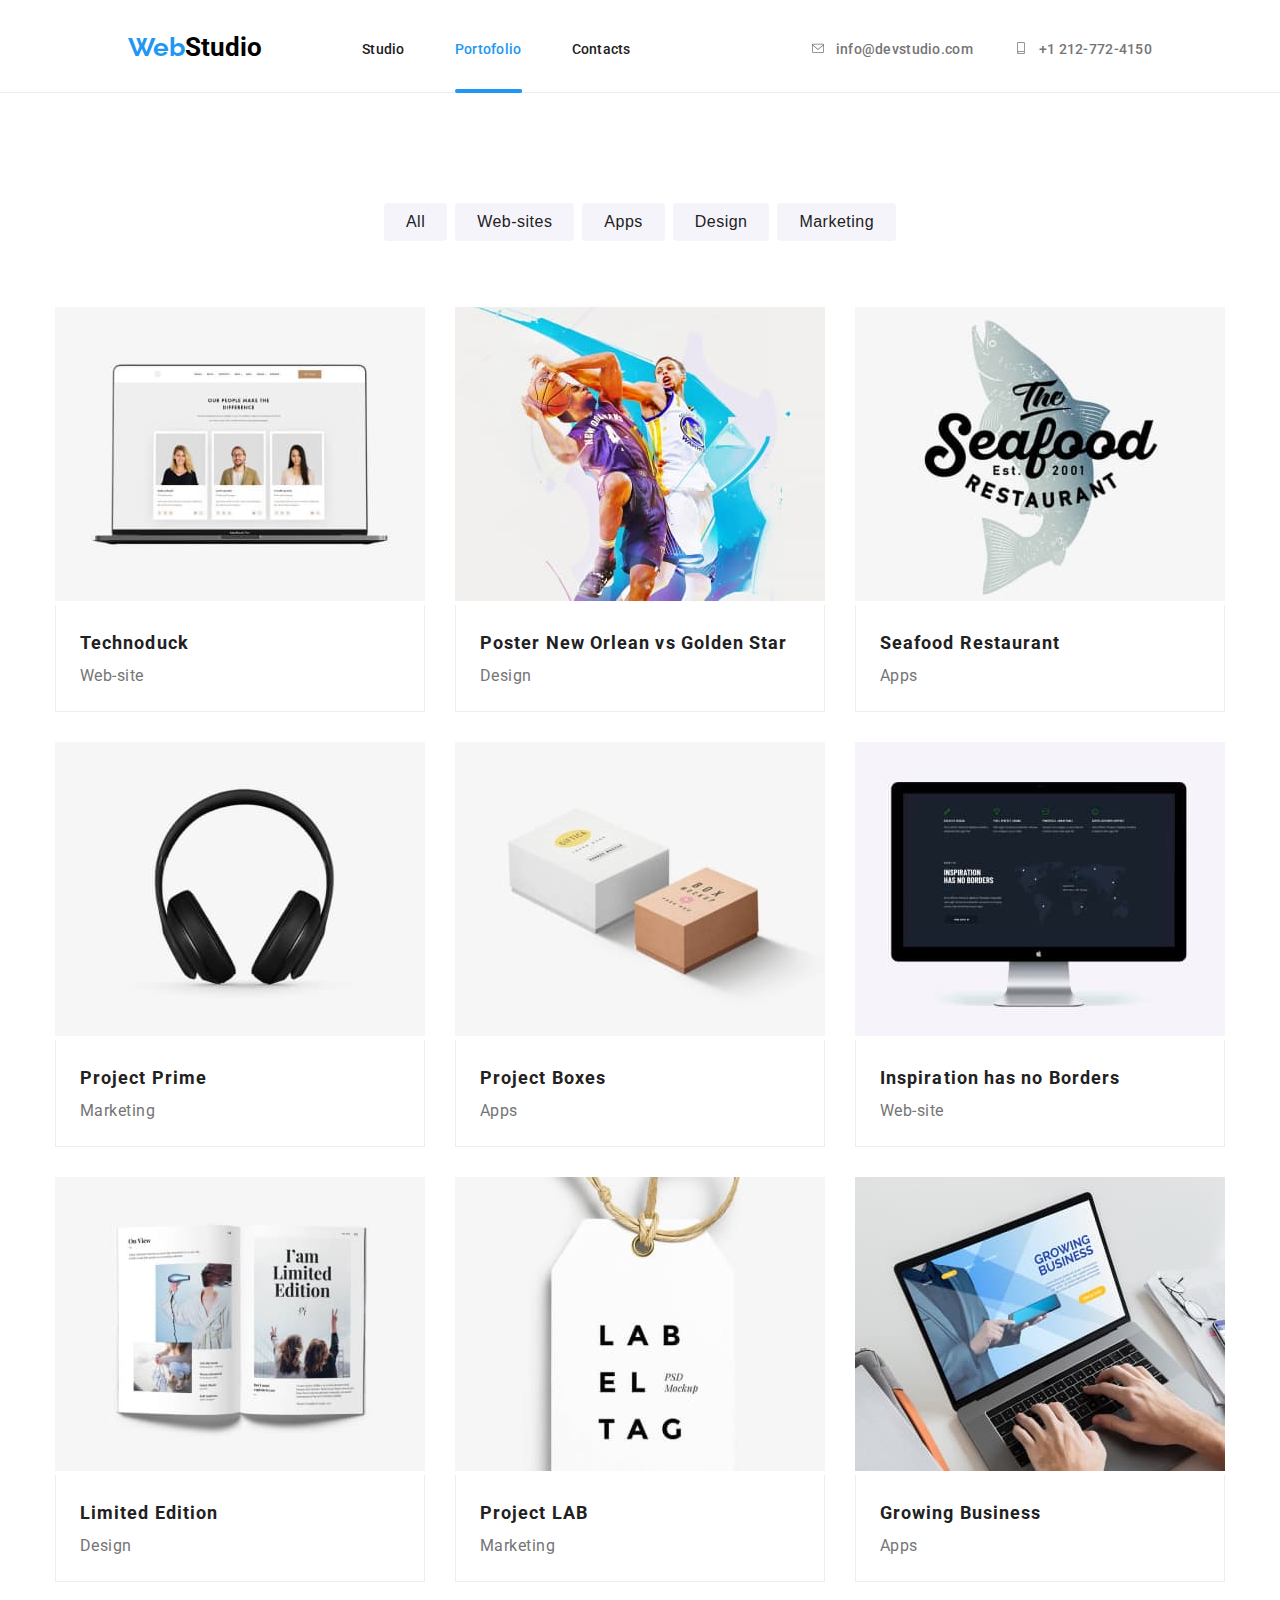
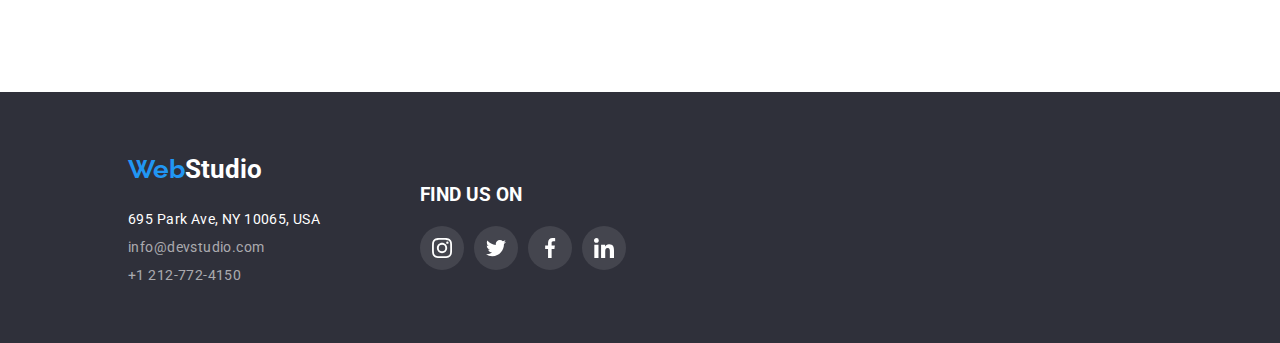
<file: portofolio.html>
<!DOCTYPE html>
<html lang="en">
  <head>
    <meta charset="UTF-8" />
    <meta name="viewport" content="width=device-width, initial-scale=1.0" />
    <title>Portofolio</title>
    <link rel="preconnect" href="https://fonts.googleapis.com" />
    <link rel="preconnect" href="https://fonts.gstatic.com" crossorigin />
    <link
      href="https://fonts.googleapis.com/css2?family=Raleway:wght@700&family=Roboto:wght@400;500;700;900&display=swap"
      rel="stylesheet"
    />
    <link rel="stylesheet" href="css/styles.css" />
  </head>
  <body class="container">
    <header>
      <div class="header-left-side">
        <a class="logo" href="index.html">
          <span class="logo-web">Web</span
          ><span class="logo-studio-black">Studio</span>
        </a>

        <nav>
          <ul class="navigation">
            <li><a href="index.html" class="nav-link">Studio</a></li>
            <li>
              <a href="portofolio.html" class="nav-link current">Portofolio</a>
            </li>
            <li><a href="contacts.html" class="nav-link">Contacts</a></li>
          </ul>
        </nav>
      </div>
      <div class="contacts">
        <div class="contact-details">
          <svg class="contact-icon">
            <use href="./images/symbol-defs.svg#icon-envelope"></use>
          </svg>
          <a href="mailto:info@devstudio.com" class="contact-detail"
            >info@devstudio.com</a
          >
        </div>
        <div class="contact-details">
          <svg class="contact-icon">
            <use href="./images/symbol-defs.svg#icon-smartphone"></use>
          </svg>
          <a href="tel:+1212-772-4150" class="contact-detail"
            >+1 212-772-4150</a
          >
        </div>
      </div>
    </header>

    <main>
      <ul class="filters">
        <li><button type="button" class="filter-button">All</button></li>
        <li><button type="button" class="filter-button">Web-sites</button></li>
        <li><button type="button" class="filter-button">Apps</button></li>
        <li><button type="button" class="filter-button">Design</button></li>
        <li><button type="button" class="filter-button">Marketing</button></li>
      </ul>
      <ul class="projects-cards">
        <li class="projects">
          <div class="project-image">
            <img
              src="images/technoduck.jpg"
              alt="technoduck project"
              width="370"
            />
            <div class="project-image-overlay">
              <p>
                Technoduck is a state-of-the-art coronavirus distribution
                platform. Companies use this platform for digital espionage and
                attacks on competitors' secure servers.
              </p>
            </div>
          </div>
          <div class="projects-description">
            <span class="project-title">Technoduck</span>
            <span class="project-category">Web-site</span>
          </div>
        </li>
        <li class="projects">
          <div class="project-image">
            <img src="images/poster.jpg" alt="poster project" width="370" />
            <div class="project-image-overlay">
              <p>
                Lorem ipsum dolor sit amet consectetur adipisicing elit.
                Consequatur laboriosam tenetur quam rem dolorum! Ad alias
                deleniti magni quo porro maxime ipsam vel. Quo, a numquam
                tenetur dignissimos ducimus nostrum.
              </p>
            </div>
          </div>
          <div class="projects-description">
            <span class="project-title">Poster New Orlean vs Golden Star</span>
            <span class="project-category">Design</span>
          </div>
        </li>
        <li class="projects">
          <div class="project-image">
            <img src="images/seafood.jpg" alt="seafood project" width="370" />
            <div class="project-image-overlay">
              <p>
                Lorem ipsum dolor sit amet consectetur adipisicing elit.
                Consequatur laboriosam tenetur quam rem dolorum! Ad alias
                deleniti magni quo porro maxime ipsam vel. Quo, a numquam
                tenetur dignissimos ducimus nostrum.
              </p>
            </div>
          </div>
          <div class="projects-description">
            <span class="project-title">Seafood Restaurant</span>
            <span class="project-category">Apps</span>
          </div>
        </li>
        <li class="projects">
          <div class="project-image">
            <img
              src="images/project-prime.jpg"
              alt="project prime project"
              width="370"
            />
            <div class="project-image-overlay">
              <p>
                Lorem ipsum dolor sit amet consectetur adipisicing elit.
                Consequatur laboriosam tenetur quam rem dolorum! Ad alias
                deleniti magni quo porro maxime ipsam vel. Quo, a numquam
                tenetur dignissimos ducimus nostrum.
              </p>
            </div>
          </div>
          <div class="projects-description">
            <span class="project-title">Project Prime</span>
            <span class="project-category">Marketing</span>
          </div>
        </li>
        <li class="projects">
          <div class="project-image">
            <img
              src="images/project-boxes.jpg"
              alt="project boxes project"
              width="370"
            />
            <div class="project-image-overlay">
              <p>
                Lorem ipsum dolor sit amet consectetur adipisicing elit.
                Consequatur laboriosam tenetur quam rem dolorum! Ad alias
                deleniti magni quo porro maxime ipsam vel. Quo, a numquam
                tenetur dignissimos ducimus nostrum.
              </p>
            </div>
          </div>
          <div class="projects-description">
            <span class="project-title">Project Boxes</span>
            <span class="project-category">Apps</span>
          </div>
        </li>
        <li class="projects">
          <div class="project-image">
            <img
              src="images/inspiration.jpg"
              alt="inspiration has no borders project"
              width="370"
            />
            <div class="project-image-overlay">
              <p>
                Lorem ipsum dolor sit amet consectetur adipisicing elit.
                Consequatur laboriosam tenetur quam rem dolorum! Ad alias
                deleniti magni quo porro maxime ipsam vel. Quo, a numquam
                tenetur dignissimos ducimus nostrum.
              </p>
            </div>
          </div>
          <div class="projects-description">
            <span class="project-title">Inspiration has no Borders</span>
            <span class="project-category">Web-site</span>
          </div>
        </li>
        <li class="projects">
          <div class="project-image">
            <img
              src="images/limited-edition.jpg"
              alt="limited edition project"
              width="370"
            />
            <div class="project-image-overlay">
              <p>
                Lorem ipsum dolor sit amet consectetur adipisicing elit.
                Consequatur laboriosam tenetur quam rem dolorum! Ad alias
                deleniti magni quo porro maxime ipsam vel. Quo, a numquam
                tenetur dignissimos ducimus nostrum.
              </p>
            </div>
          </div>
          <div class="projects-description">
            <span class="project-title">Limited Edition</span>
            <span class="project-category">Design</span>
          </div>
        </li>
        <li class="projects">
          <div class="project-image">
            <img src="images/project-lab.jpg" alt="project lab" width="370" />
            <div class="project-image-overlay">
              <p>
                Lorem ipsum dolor sit amet consectetur adipisicing elit.
                Consequatur laboriosam tenetur quam rem dolorum! Ad alias
                deleniti magni quo porro maxime ipsam vel. Quo, a numquam
                tenetur dignissimos ducimus nostrum.
              </p>
            </div>
          </div>
          <div class="projects-description">
            <span class="project-title">Project LAB</span>
            <span class="project-category">Marketing</span>
          </div>
        </li>
        <li class="projects">
          <div class="project-image">
            <img
              src="images/growing-business.jpg"
              alt="growing business project"
              width="370"
            />
            <div class="project-image-overlay">
              <p>
                Lorem ipsum dolor sit amet consectetur adipisicing elit.
                Consequatur laboriosam tenetur quam rem dolorum! Ad alias
                deleniti magni quo porro maxime ipsam vel. Quo, a numquam
                tenetur dignissimos ducimus nostrum.
              </p>
            </div>
          </div>
          <div class="projects-description">
            <span class="project-title">Growing Business</span>
            <span class="project-category">Apps</span>
          </div>
        </li>
      </ul>
    </main>

    <footer>
      <div class="footer-left-side">
        <a class="logo" href="index.html">
          <span class="logo-web">Web</span
          ><span class="logo-studio-white">Studio</span>
        </a>

        <adress class="address">
          <span class="phisical-address">695 Park Ave, NY 10065, USA</span>
          <a href="mailto:info@devstudio.com" class="footer-contact-details"
            >info@devstudio.com</a
          >
          <a href="tel:+1212-772-4150" class="footer-contact-details"
            >+1 212-772-4150</a
          >
        </adress>
      </div>

      <div class="find-us-on">
        <h3>Find us on</h3>
        <div class="footer-social-links">
          <div class="footer-social-link">
            <svg class="footer-social-svg">
              <use href="./images/symbol-defs.svg#icon-instagram-2"></use>
            </svg>
          </div>
          <div class="footer-social-link">
            <svg class="footer-social-svg">
              <use href="./images/symbol-defs.svg#icon-twitter-1"></use>
            </svg>
          </div>
          <div class="footer-social-link">
            <svg class="footer-social-svg">
              <use href="./images/symbol-defs.svg#icon-facebook-1"></use>
            </svg>
          </div>
          <div class="footer-social-link">
            <svg class="footer-social-svg">
              <use href="./images/symbol-defs.svg#icon-linkedin-1"></use>
            </svg>
          </div>
        </div>
      </div>
    </footer>
  </body>
</html>
</file>
<file: css/styles.css>
/*General styles*/
:root {
    --text-color: #212121;
    --link-color: #2196F3;
    --details-color: #757575;
    --background-color: #2F303A;
    --filter-backgroud: #F5F4FA;
    --icon-fill:#afb1b8;
    --text-font-family:'Roboto', sans-serif;
    --logo-font-family: 'Raleway', sans-serif;
}

body {
    font-family: var(--text-font-family);
    color: var(--text-color);
    margin: 0px;
}

.logo {
    text-decoration:none;
    position: relative;
    top: 2px;
}

.logo-web {
    font-family: var(--logo-font-family);
    font-size: 26px;
    font-weight: 700;
    line-height: 30.52px;
    color: var(--link-color);
}

.logo-studio-black {
    font-family: var(--logo-family);
    font-size: 26px;
    font-weight: 700;
    line-height: 30.52px;
    color: #000000;
}

.logo-studio-white {
    font-family: var(--logo-font-family-family);
    font-size: 26px;
    font-weight: 700;
    line-height: 30.52px;
    color: #FFFFFF;
}

ul {
    list-style: none;
    padding: 0px;
}

.intro,
.what-we-do,
.our-team,
.regular-customers {
    padding-top: 94px;
    padding-bottom: 94px;
}

/*Header Styles*/

header {
    display: flex;
    align-items: baseline;
    justify-content: space-between;
    border-bottom: 1px solid #ECECEC;
    padding-top: 30px;
    padding-bottom: 30px;
    padding-left: 10%;
    padding-right: 10%;
}

.header-left-side {
    display: flex;
    align-items: baseline;
}

header .logo {
    margin-right: 100px;
}

header nav ul {
    display: flex;
    align-items: baseline;
    justify-content: center;
    gap: 50px;
    margin: 0;
}

.nav-link {
    font-size: 14px;
    font-weight: 500;
    line-height: 16px;
    letter-spacing: 0.02em;
    text-align: left;
    color: var(--text-color);
    text-decoration: none;
}

.current {
    color: var(--link-color);
}

.current::after {
    content:'';
    background-image: url("../images/hover.svg");
    background-size: cover;
    height: 4px;
    display: block;
    position: relative;
    top: 31px;
}

.contact-detail {
    font-size: 14px;
    font-weight: 500;
    line-height: 16px;
    letter-spacing: 0.02em;
    text-align: left;
    text-decoration: none;
    color: var(--details-color);
    display: flex;
    padding-left: 10px;
}

.contact-icon {
    width: 16px;
    height: 12px;
    fill: var(--details-color);
    cursor: pointer;
}

.contact-details {
    display: flex;
    align-items: baseline;
    justify-content: center;
}

.contacts {
        display: flex;
        align-content: baseline;
        justify-content: center;
        gap: 40px;
        margin: 0;
}

.contact-details a {
    transition: color 250ms cubic-bezier(0.4, 0, 0.2, 1);
}

.contact-details svg {
    transition: fill 250ms cubic-bezier(0.4, 0, 0.2, 1);
}

.contact-details:hover a,
.contact-details:focus a,
.contact-details:active a {
    color: var(--link-color);
}

.contact-details:hover svg,
.contact-details:focus svg,
.contact-details:active svg {
    fill: var(--link-color);
    cursor: pointer;
}

/*Studio Styles*/

.intro {
    display: flex;
    align-items: center;
    justify-content: center;
    flex-direction: column;
    background: rgba(196, 196, 196, 1);
    background-image: linear-gradient(to bottom, rgba(47, 48, 58, 0.4), rgba(47, 48, 58, 0.4)), url(../images/background-image.png);
    background-size: cover;
    height: 600px;
}

.intro-title {
        font-size: 44px;
        font-weight: 900;
        line-height: 60px;
        letter-spacing: 0.06em;
        text-align: center;
        color: #FFFFFF;
        width: 696px;
        margin-top: 200px;
        margin-bottom: 0;
        padding-bottom: 30px;
}

.request-our-services {
        font-size: 16px;
        font-weight: 700;
        line-height: 30px;
        letter-spacing: 0.06em;
        text-align: center;
        background-color: var(--link-color);
        border:none;
        color: #FFFFFF;
        cursor: pointer;
        padding: 10px 20px;
        border-radius: 4px;
        margin-bottom: 200px;
        transition: background-color 250ms cubic-bezier(0.4, 0, 0.2, 1);
}

.request-our-services:hover,
.request-our-services:focus,
.request-our-services:active {
    background-color: #188CE8;
}

.backdrop {
    background-color: rgba(0, 0, 0, 0.1);
    position: fixed;
    top: 0;
    left: 0;
    width: 100vw;
    height: 100vh;
    opacity: 1;
    transition: opacity 250ms cubic-bezier(0.4, 0, 0.2, 1);
}

.modal-content {
    background-color: rgba(255, 255, 255, 1);
    width: 528px;
    height: 581px;
    position: absolute;
    top: 50%;
    left: 50%;
    transform: translate(-50%, -50%);
    border-radius: 4px;
}

.is-hidden {
    visibility: hidden;
    opacity: 0;
    pointer-events: none;
}

.close {
    float: right;
    width: 30px;
    height: 30px;
    border: 1px solid rgba(0, 0, 0, 0.1);
    border-radius: 50%;
    margin: 8px;
    background-image: url("../images/close.svg");
    background-size: 11px;
    background-repeat: no-repeat;
    background-position: center;
    background-color: white;
    cursor: pointer;
}

.what-we-do {
    display: flex;
    flex-direction: column;
    justify-content: center;
    align-items: center;
    gap: 94px;
    margin: 0;
}

.competitive-advantage {
    width: 270px;
}

.competitive-advantage-svg-container {
    width: 270px;
    height: 120px;
    border-radius: 4px;
    background-color: #F5F4FA;;
    display: flex;
    align-items: center;
    justify-content: center;
    margin: 0;
}

.competitive-advantage-svg {
    width: 70px;
    height: 70px;
    margin: 0;
}

.competitive-advantages {
    display: flex;
    align-items: center;
    gap: 30px;
}

.competitive-advantages-title {
        font-size: 14px;
        font-weight: 700;
        line-height: 16px;
        letter-spacing: 0.03em;
        text-align: left;
        padding-top:30px;
        padding-bottom: 10px;
        margin: 0px;
}

.competitive-advantages-description {
        font-size: 14px;
        font-weight: 400;
        line-height: 24px;
        letter-spacing: 0.03em;
        text-align: left;
        color: var(--details-color);
        margin: 0px;

}

.what-we-do div{
    display: flex;
    flex-direction: column;
    gap: 50px;
    align-items: center;
    justify-content: center;
}

.h2-title {
        font-size: 36px;
        font-weight: 700;
        line-height: 42px;
        letter-spacing: 0.03em;
        text-align: center;
        margin: 0;
}

.what-we-do-image {
    position: relative;
    width: 370px;
    height: 294px;
}

.what-we-do-images {
    display: flex;
    flex-direction: row;
    justify-content: center;
    align-items: center;
    gap: 30px;
    margin: 0;
}

.what-we-do-caption {
    text-transform: uppercase;
    display: flex;
    align-items: center;
    justify-content: center;
    font-size: 14px;
    font-weight: 700;
    line-height: 16px;
    letter-spacing: 0.03em;
    color: white;
    background-color: rgba(47, 48, 58, 0.8);
    width: 370px; 
    height: 70px;
    margin: 0;
    position: absolute;
    z-index: 2;
    bottom: 0%;
}

.our-team {
    background-color: #F5F4FA;
    display: flex;
    flex-direction: column;
    align-items: center;
    justify-content: center;
    gap: 50px;
}

.team-members {
    display: flex;
    justify-content: center;
    align-items: center;
    gap: 30px;
    padding: 0;
}

.team-member {
    background-color: #FFFFFF;
    border-radius: 0px 0px 4px 4px;
    box-shadow: 0px 2px 1px 0px #00000033, 0px 1px 1px 0px #00000024, 0px 1px 3px 0px #0000001F;
}

.team-member-name {
        font-size: 16px;
        font-weight: 500;
        line-height: 19px;
        letter-spacing: 0.03em;
        text-align: center;
        margin-top: 30px;
        margin-bottom: 10px;
}

.team-member-role {
        font-size: 16px;
        font-weight: 400;
        line-height: 19px;
        letter-spacing: 0.03em;
        text-align: center;
        color: var(--details-color);
        margin: 0;
}

.team-member-social-links {
    display: flex;
    align-items: center;
    justify-content: center;
    margin-bottom: 30px;
    margin-top: 16px;
    gap: 10px;
}

.team-member-social-link {
    display: flex;
    align-items: center;
    justify-content: center;
    width: 44px;
    height: 44px;
    border-radius: 50%;
    transition: background-color 250ms cubic-bezier(0.4, 0, 0.2, 1);
}

.team-member-social-link svg {
    transition: fill 250ms cubic-bezier(0.4, 0, 0.2, 1);
}

.team-member-social-svg {
    fill: #afb1b8;
    width: 20px; 
    height: 20px;
}

.team-member-social-link:hover,
.team-member-social-link:focus,
.team-member-social-link:active {
    background-color:#2196F3;
    cursor: pointer;
}

.team-member-social-link:hover svg,
.team-member-social-link:focus svg,
.team-member-social-link:active svg {
    fill: white;
    cursor: pointer;
}

.regular-customers {
    display: flex;
    flex-direction: column;
    justify-content: center;
    align-items: center;
}

.regular-customers-logos-container {
    display: flex;
    justify-content: center;
    align-items: center;
    gap: 30px;
    margin-top: 50px;
}

.regular-customers-logo-container {
    display: flex;
    align-items: center;
    justify-items: center;
    width: 170px;
    height: 92px;
    border-radius: 4px;
    border: 1px solid #AFB1B8;
    cursor: pointer;
    transition: border-color 250ms cubic-bezier(0.4, 0, 0.2, 1);
}

.regular-customers-logo-container svg {
    fill: #afb1b8;
    padding: 0 32px;
    height: 92px;
    transition: fill 250ms cubic-bezier(0.4, 0, 0.2, 1);
}

.regular-customers-logo-container:hover svg,
.regular-customers-logo-container:focus svg,
.regular-customers-logo-container:active svg {
    fill: #2196F3;
}

.regular-customers-logo-container:hover,
.regular-customers-logo-container:focus,
.regular-customers-logo-container:active {
    border-color: #2196F3;
}

footer {
    background-color: var(--background-color);
    color: #FFFFFF;
    padding-top: 60px;
    padding-bottom: 60px;
    display: flex;
    align-items: center;
    gap: 100px;
    padding-left: 10%;
}

.footer-left-side {
    display: flex;
    flex-direction: column;
}

.address {
    display: flex;
    flex-direction: column;
    justify-content: center;
    align-items:flex-start;
    gap: 12px;
    margin-top: 28px;
}

.phisical-address {
        font-size: 14px;
        font-weight: 400;
        line-height: 16px;
        letter-spacing: 0.03em;
        text-align: left;
}

.footer-contact-details {
        font-size: 14px;
        font-weight: 400;
        line-height: 16px;
        letter-spacing: 0.03em;
        text-align: left;
        color: rgba(255, 255, 255, 0.6);
        text-decoration: none;
        transition: color 250ms cubic-bezier(0.4, 0, 0.2, 1);
}

.footer-contact-details:hover,
.footer-contact-details:focus,
.footer-contact-details:active {
    color: var(--link-color);
}

.footer-social-links {
    display: flex;
    justify-content: center;
    align-items: center;
    gap: 10px;
}

.footer-social-link {
    display: flex;
    align-items: center;
    justify-content: center;
    width: 44px;
    height: 44px;
    border-radius: 50%;
    background-color: rgba(255, 255, 255, 0.1);;
    transition: background-color 250ms cubic-bezier(0.4, 0, 0.2, 1);
}

.footer-social-link svg {
    transition: fill 250ms cubic-bezier(0.4, 0, 0.2, 1);
}

.footer-social-svg {
    fill: white;
    width: 20px;
    height: 20px;
}

.footer-social-link:hover,
.footer-social-link:focus,
.footer-social-link:active {
    background-color: #2196F3;
    cursor: pointer;
}

.footer-social-link:hover svg,
.footer-social-link:focus svg,
.footer-social-link:active svg {
    fill: white;
    cursor: pointer;
}

.find-us-on h3{
    margin: 20px 0;
    text-transform: uppercase ;
}

/*Portofolio Styles*/

.filters {
    display: flex;
    gap: 8px;
    align-items: center;
    justify-content: center;
    padding-top: 94px;
    padding-bottom: 50px;
}

.filter-button {
    font-size: 16px;
    font-weight: 500;
    line-height: 26px;
    letter-spacing: 0.03em;
    text-align: center;
    background-color: var(--filter-backgroud);
    color:#212121;
    border:none;
    cursor: pointer;
    border-radius: 4px;
    padding: 6px 22px;
    transition: color 250ms cubic-bezier(0.4, 0, 0.2, 1), background-color 250ms cubic-bezier(0.4, 0, 0.2, 1), box-shadow 250ms cubic-bezier(0.4, 0, 0.2, 1);
}

.filter-button:hover,
.filter-button:focus,
.filter-button:active {
    color: #FFFFFF;
    background-color: var(--link-color);
    box-shadow: 0px 2px 2px 0px rgba(0, 0, 0, 0.12), 0px 1px 2px 0px rgba(0, 0, 0, 0.08), 0px 3px 1px 0px rgba(0, 0, 0, 0.1);
}

.projects-cards {
    display: flex;
    flex-wrap:wrap;
    gap: 30px;
    justify-content: center;
    align-items: center;
    padding-bottom: 94px;
}
.projects {
    width: 370px;
    display: flex;
    flex-direction: column;
    transition: box-shadow 250ms cubic-bezier(0.4, 0, 0.2, 1);
}

.projects:hover,
.projects:focus,
.projecs:active {
    box-shadow: 1px 4px 6px 0px rgba(0, 0, 0, 0.16), 0px 4px 4px 0px rgba(0, 0, 0, 0.06), 0px 1px 1px 0px rgba(0, 0, 0, 0.12);
    cursor: pointer;
}

.project-image {
    position: relative;
    overflow: hidden;
}

.project-image-overlay {
    position: absolute;
    top: 0;
    left: 0;
    width: 100%;
    height: 100%;
    background: rgba(33, 150, 243, 0.9);
    color: white;
    font-size: 18px;
    font-weight: 400;
    line-height: 28px;
    letter-spacing: 0.03em;
    text-align: left;
    transform: translatey(100%);
    transition: transform 250ms cubic-bezier(0.4, 0, 0.2, 1);
}

.projects:hover .project-image-overlay,
.projects:focus .project-image-overalay,
.projects:active .project-image-overalay {
    transform: translatey(0);
}

.project-image-overlay p {
    margin: 63px 24px;
}

.projects-description {
    display: flex;
    flex-direction: column;
    border: 1px solid #EEEEEE;
    border-top: none;
    padding: 20px 24px;
}

.project-title {
        font-size: 18px;
        font-weight: 700;
        line-height: 36px;
        letter-spacing: 0.06em;
        text-align: left;
}

.project-category {
        font-size: 16px;
        font-weight: 400;
        line-height: 30px;
        letter-spacing: 0.03em;
        text-align: left;
        color: var(--details-color);
}
</file>
